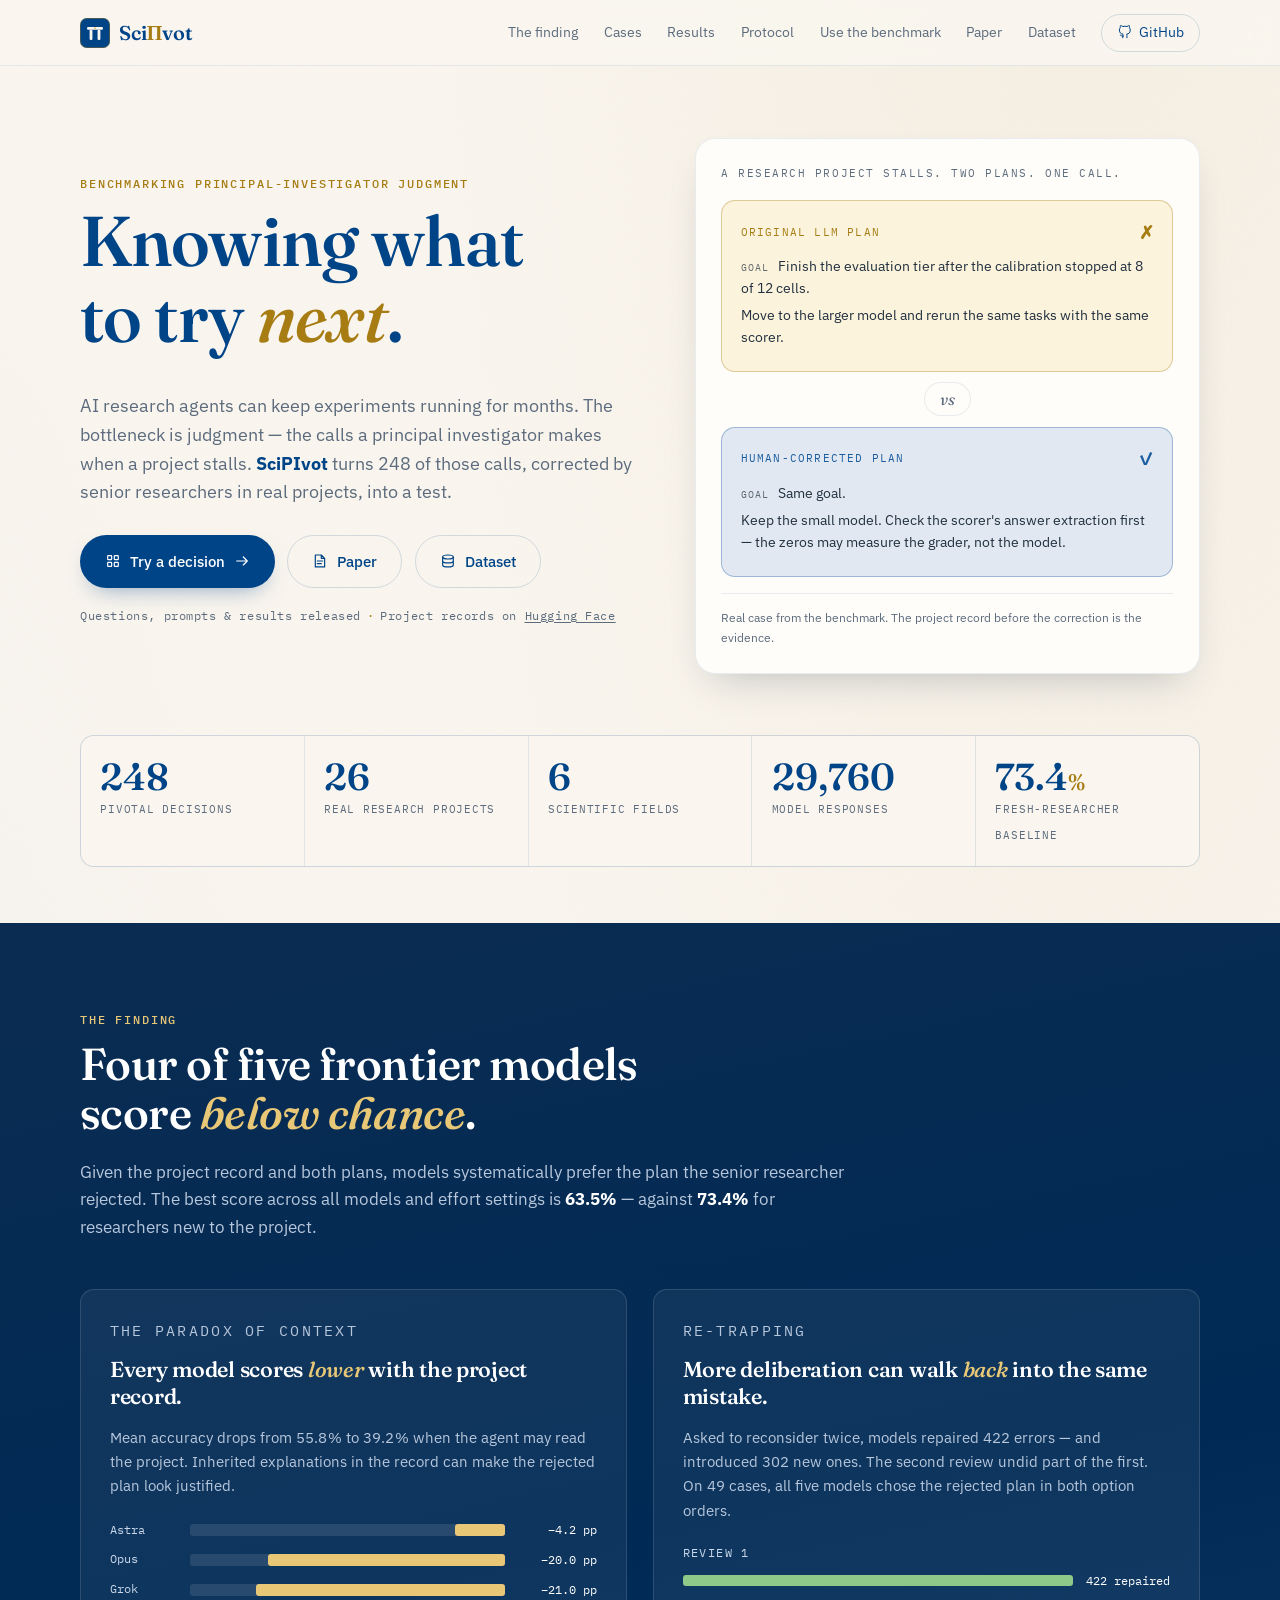
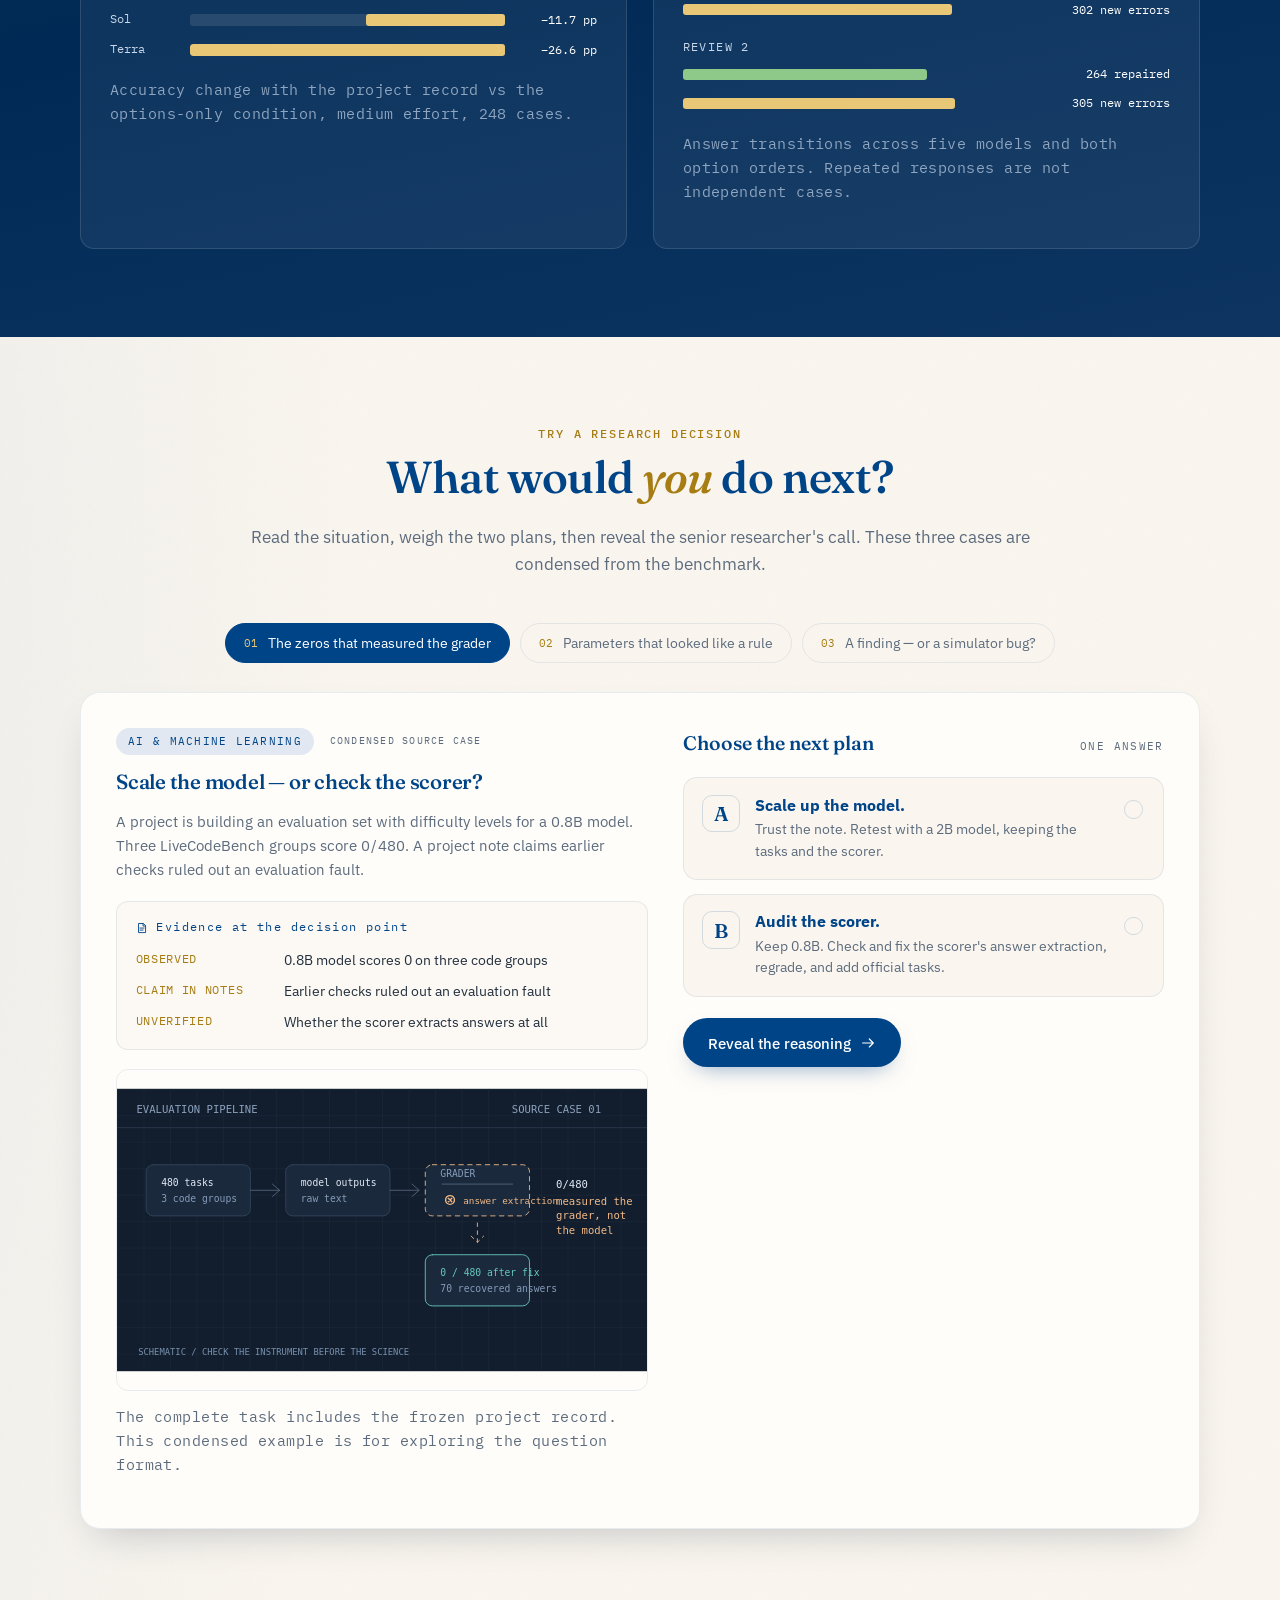
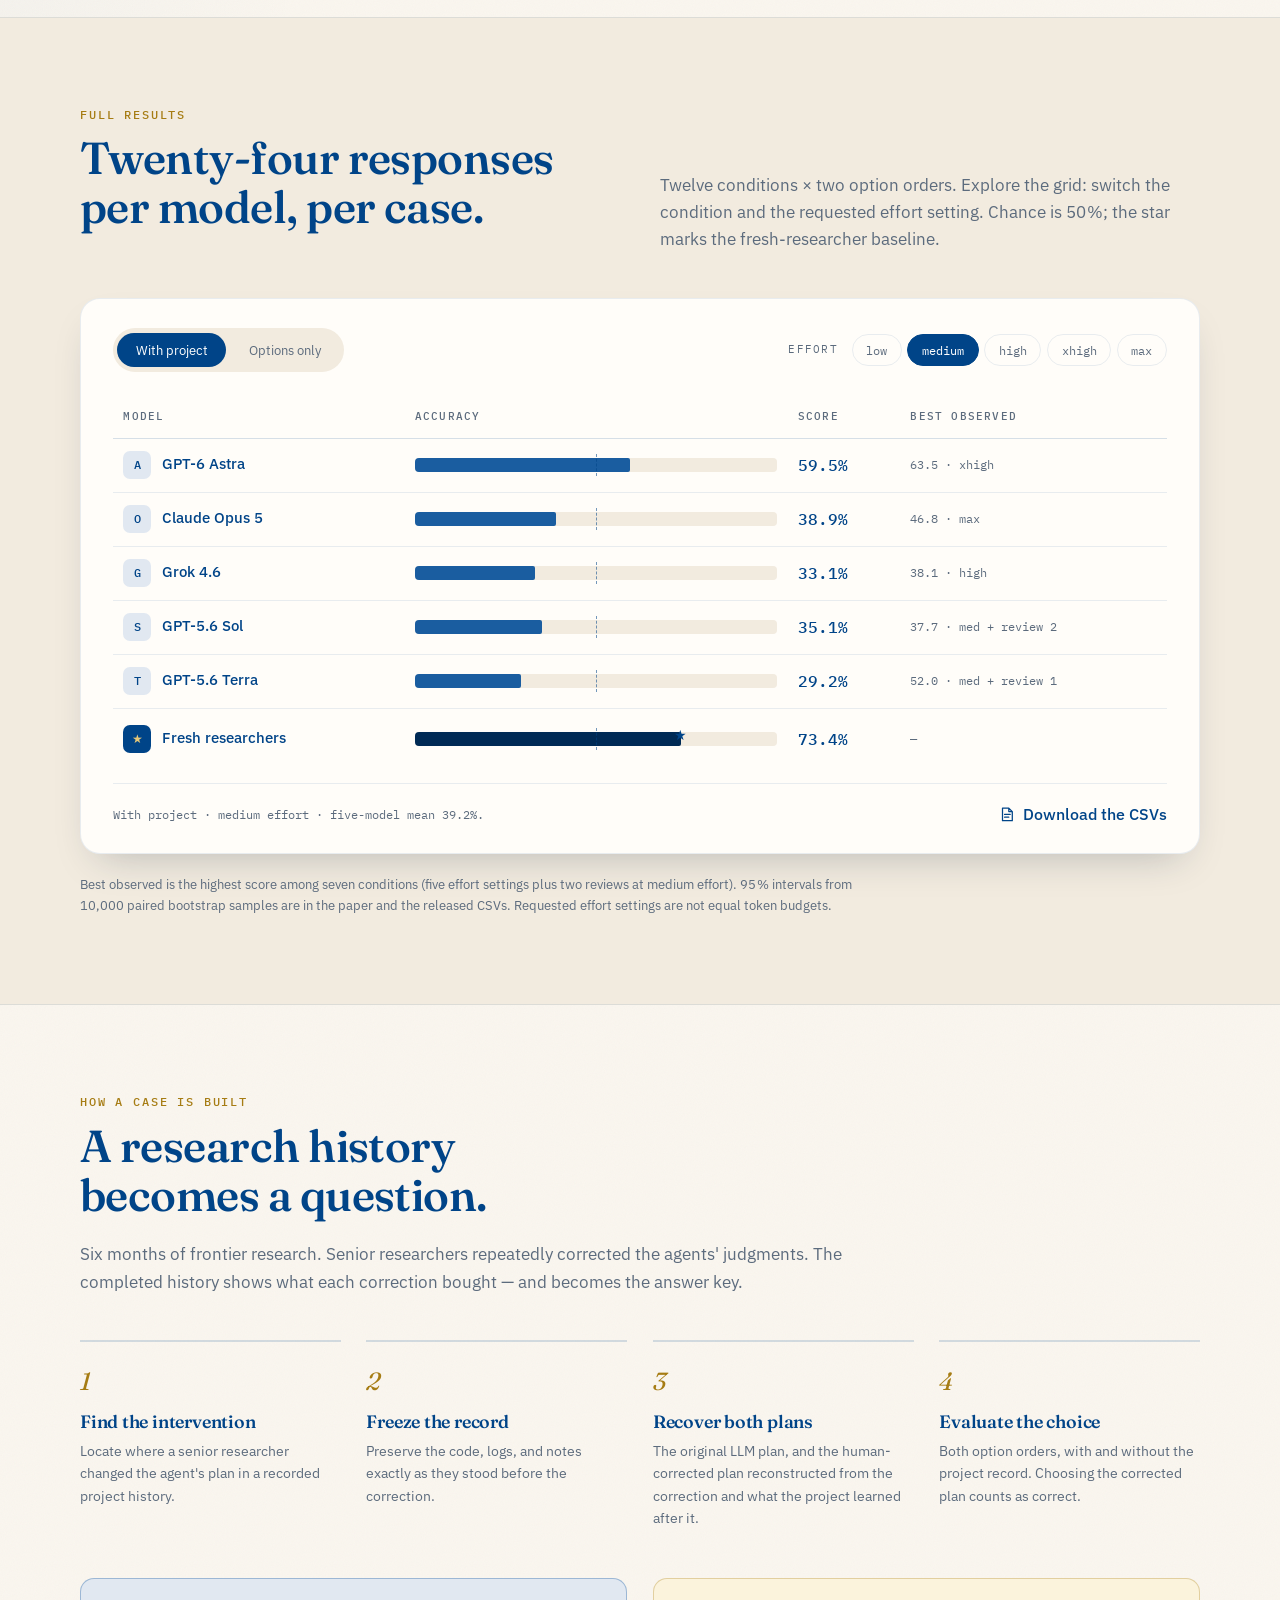
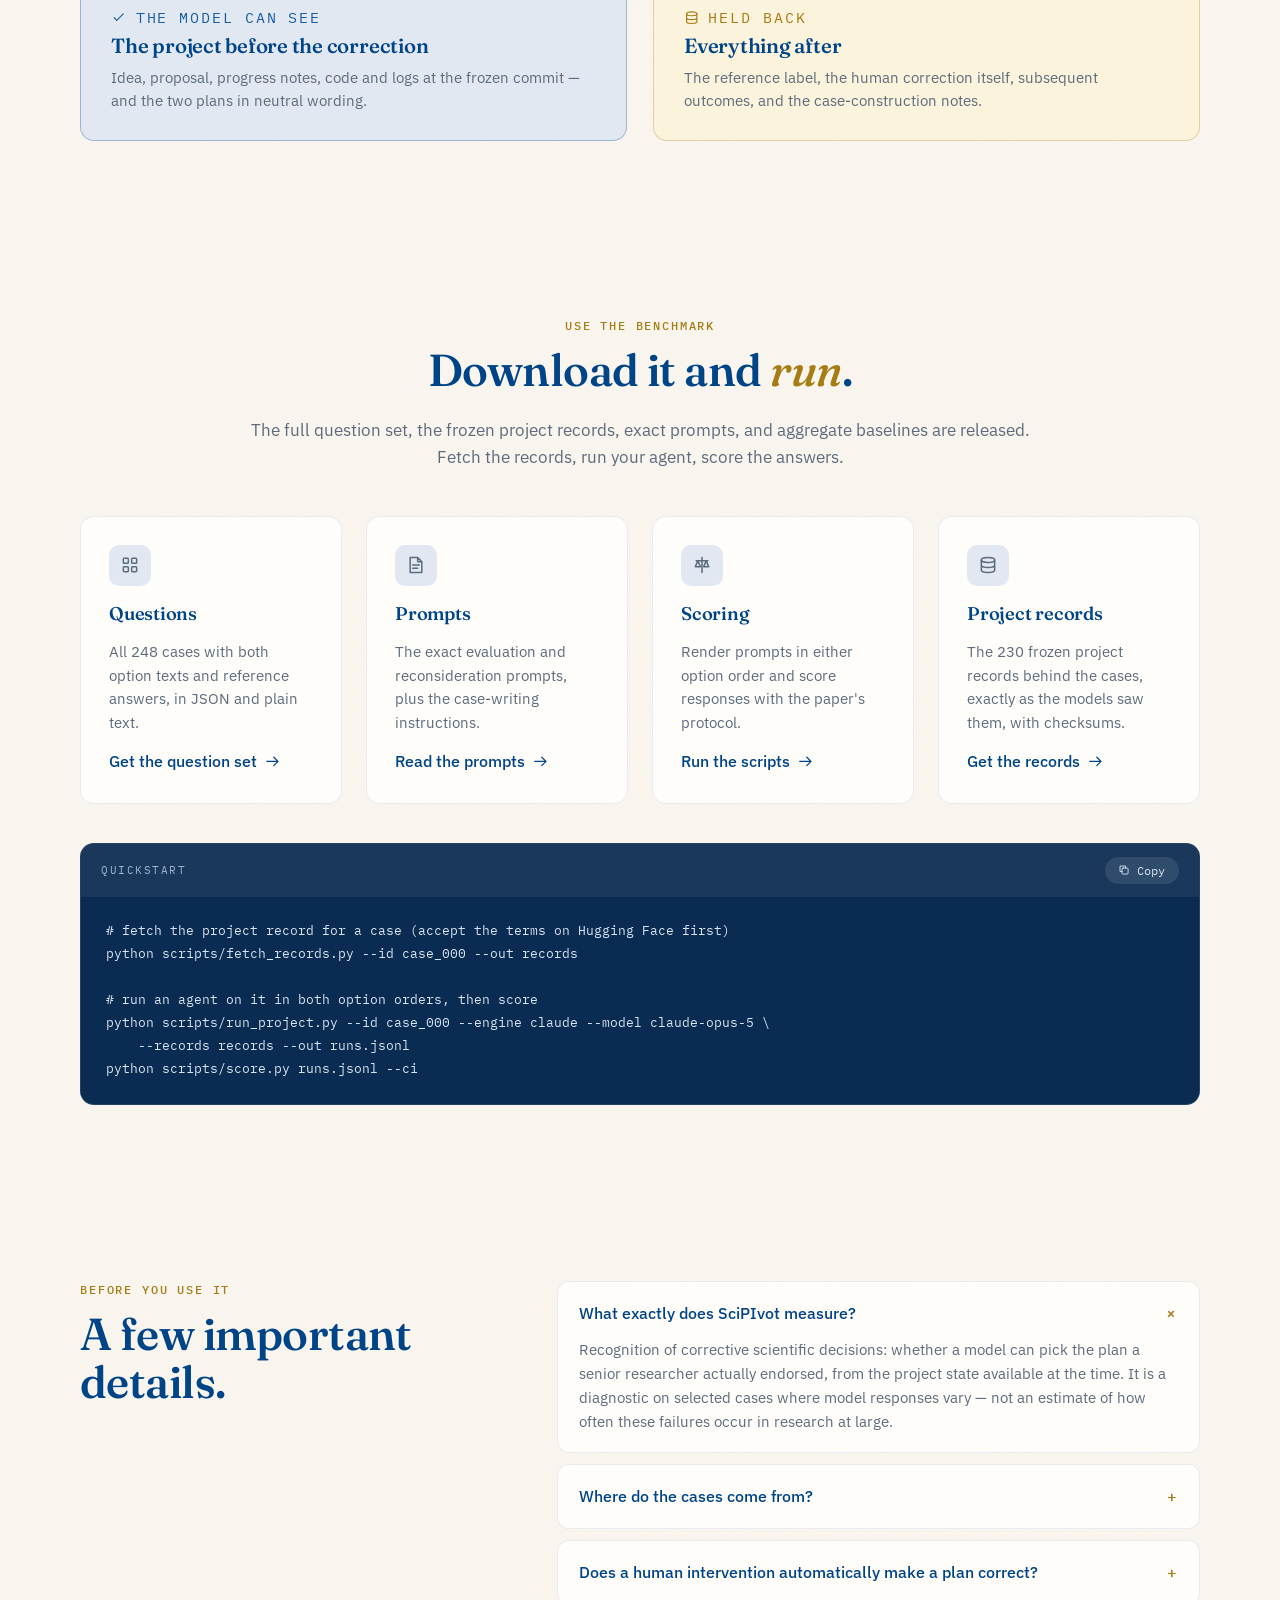
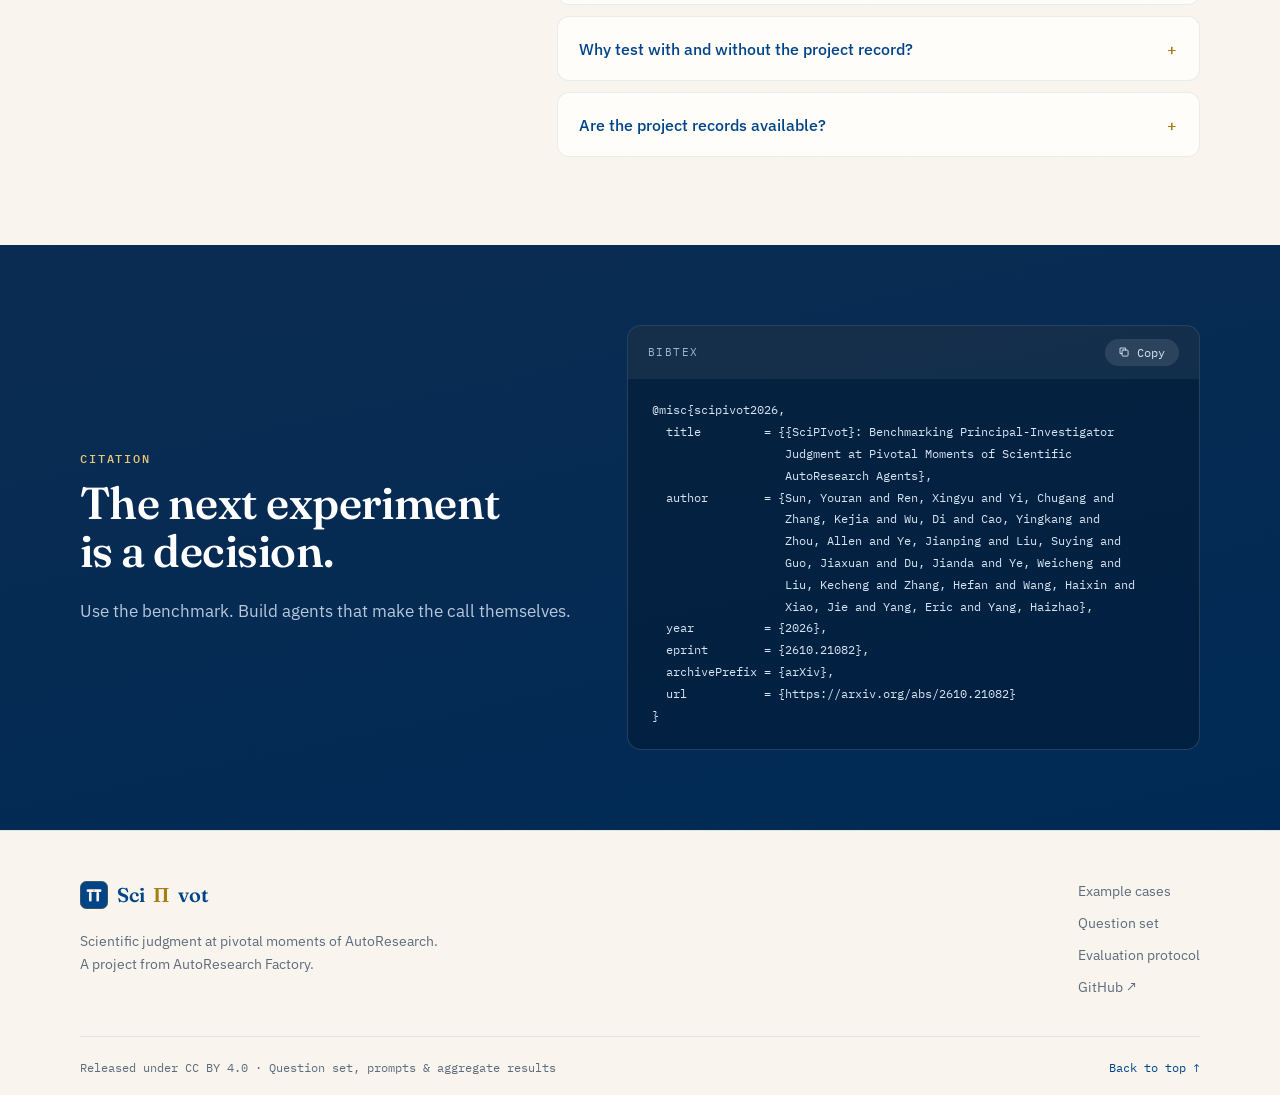
<file: docs/index.html>
<!doctype html>
<html lang="en">
<head>
  <meta charset="utf-8">
  <meta name="viewport" content="width=device-width, initial-scale=1">
  <meta name="theme-color" content="#faf6ef">
  <meta name="description" content="SciPIvot benchmarks the judgment of AI research agents at pivotal moments: 248 decisions from real projects where a senior researcher had to correct the agent's plan.">
  <meta property="og:title" content="SciPIvot — Benchmarking PI Judgment of AI Research Agents">
  <meta property="og:description" content="248 decisions from real research. Two competing plans. Can AI make the call a principal investigator would?">
  <meta property="og:type" content="website">
  <meta property="og:image" content="assets/social-card.png">
  <meta property="og:url" content="https://autoresearch-factory.github.io/SciPIvot/">
  <meta name="twitter:card" content="summary_large_image">
  <link rel="canonical" href="https://autoresearch-factory.github.io/SciPIvot/">
  <title>SciPIvot — Benchmarking PI Judgment of AI Research Agents</title>
  <link rel="icon" href="assets/mark.svg" type="image/svg+xml">
  <link rel="preconnect" href="https://fonts.googleapis.com">
  <link rel="preconnect" href="https://fonts.gstatic.com" crossorigin>
  <link href="https://fonts.googleapis.com/css2?family=Fraunces:ital,opsz,wght@0,9..144,300..700;1,9..144,300..700&family=IBM+Plex+Mono:wght@400;500&family=IBM+Plex+Sans:wght@400;500;600&display=swap" rel="stylesheet">
  <link rel="stylesheet" href="style.css">
  <script src="app.js" defer></script>
</head>
<body>
  <svg class="icon-defs" xmlns="http://www.w3.org/2000/svg" aria-hidden="true"><defs>
    <symbol id="icon-arrow" viewBox="0 0 24 24"><path d="M4 12h16m-6-6 6 6-6 6"/></symbol>
    <symbol id="icon-external" viewBox="0 0 24 24"><path d="M7 17 17 7M7 7h10v10"/></symbol>
    <symbol id="icon-github" viewBox="0 0 24 24"><path d="M9 19c-4 1-4-2-6-2m12 5v-4c0-1 .1-2-.5-2.7 3.3-.4 6.5-1.6 6.5-7.3a6 6 0 0 0-1.5-4.2c.2-.8.3-2.3-.2-3.8 0 0-1.2-.4-4.1 1.6a14 14 0 0 0-7.4 0C4.4-.4 3.2 0 3.2 0c-.5 1.5-.4 3-.2 3.8A6 6 0 0 0 1.5 8c0 5.7 3.2 6.9 6.5 7.3-.6.7-.6 1.7-.5 2.7v4" transform="translate(1 1) scale(.9)"/></symbol>
    <symbol id="icon-grid" viewBox="0 0 24 24"><rect x="4" y="4" width="6" height="6" rx="1"/><rect x="14" y="4" width="6" height="6" rx="1"/><rect x="4" y="14" width="6" height="6" rx="1"/><rect x="14" y="14" width="6" height="6" rx="1"/></symbol>
    <symbol id="icon-chart" viewBox="0 0 24 24"><path d="M4 4v16h17M8 15v-5m5 5V6m5 9v-3"/></symbol>
    <symbol id="icon-copy" viewBox="0 0 24 24"><rect x="8" y="8" width="12" height="12" rx="2"/><path d="M15 8V4H4v11h4"/></symbol>
    <symbol id="icon-check" viewBox="0 0 24 24"><path d="m5 12 4 4L19 6"/></symbol>
    <symbol id="icon-file" viewBox="0 0 24 24"><path d="M14 3H5v18h14V8Zm0 0v5h5M8 12h8m-8 4h6"/></symbol>
    <symbol id="icon-scale" viewBox="0 0 24 24"><path d="M12 3v18M5 7h14M7 7l-3 7h6Zm10 0-3 7h6Z"/></symbol>
    <symbol id="icon-db" viewBox="0 0 24 24"><ellipse cx="12" cy="6" rx="8" ry="3"/><path d="M4 6v12c0 1.7 3.6 3 8 3s8-1.3 8-3V6M4 12c0 1.7 3.6 3 8 3s8-1.3 8-3"/></symbol>
  </defs></svg>
  <a class="skip-link" href="#main">Skip to content</a>

  <header class="site-header">
    <div class="container header-inner">
      <a class="brand" href="#main"><img src="assets/mark.svg" width="30" height="30" alt=""><span>Sci<b>&#928;</b>vot</span></a>
      <button class="menu-toggle" aria-expanded="false" aria-controls="main-nav" aria-label="Open navigation"><span></span><span></span></button>
      <nav id="main-nav" aria-label="Main navigation">
        <a href="#finding">The finding</a>
        <a href="#cases">Cases</a>
        <a href="#results">Results</a>
        <a href="#protocol">Protocol</a>
        <a href="#use">Use the benchmark</a>
        <a href="https://arxiv.org/abs/2610.21082">Paper</a>
        <a href="https://huggingface.co/datasets/sun1245/SciPIvot">Dataset</a>
        <a class="nav-github" href="https://github.com/AutoResearch-Factory/SciPIvot"><svg class="icon"><use href="#icon-github"/></svg>GitHub</a>
      </nav>
    </div>
  </header>

  <main id="main">
    <!-- ============ HERO ============ -->
    <section class="hero">
      <div class="container hero-grid">
        <div class="hero-copy">
          <p class="eyebrow reveal">BENCHMARKING PRINCIPAL-INVESTIGATOR JUDGMENT</p>
          <h1 class="reveal d1">Knowing what<br>to try <em>next</em>.</h1>
          <p class="hero-lede reveal d2">AI research agents can keep experiments running for months. The bottleneck is judgment — the calls a principal investigator makes when a project stalls. <strong>SciPIvot</strong> turns 248 of those calls, corrected by senior researchers in real projects, into a test.</p>
          <div class="hero-actions reveal d3">
            <a class="button button-primary" href="#cases"><svg class="icon"><use href="#icon-grid"/></svg>Try a decision<svg class="icon"><use href="#icon-arrow"/></svg></a>
            <a class="button button-outline" href="https://arxiv.org/abs/2610.21082"><svg class="icon"><use href="#icon-file"/></svg>Paper</a>
            <a class="button button-outline" href="https://huggingface.co/datasets/sun1245/SciPIvot"><svg class="icon"><use href="#icon-db"/></svg>Dataset</a>
          </div>
          <p class="hero-status reveal d4">Questions, prompts &amp; results released<span>·</span>Project records on <a href="https://huggingface.co/datasets/sun1245/SciPIvot">Hugging Face</a></p>
        </div>
        <div class="hero-visual reveal d2" aria-label="A benchmark case: two competing plans">
          <div class="plan-duel">
            <p class="duel-caption">A RESEARCH PROJECT STALLS. TWO PLANS. ONE CALL.</p>
            <article class="plan-card plan-rejected">
              <header><span class="plan-tag">Original LLM plan</span><span class="verdict" aria-label="rejected">&#10007;</span></header>
              <p class="plan-goal"><span>Goal</span> Finish the evaluation tier after the calibration stopped at 8 of 12 cells.</p>
              <p>Move to the larger model and rerun the same tasks with the same scorer.</p>
            </article>
            <div class="duel-vs"><span>vs</span></div>
            <article class="plan-card plan-reference">
              <header><span class="plan-tag">Human-corrected plan</span><span class="verdict" aria-label="correct">&#10003;</span></header>
              <p class="plan-goal"><span>Goal</span> Same goal.</p>
              <p>Keep the small model. Check the scorer's answer extraction first — the zeros may measure the grader, not the model.</p>
            </article>
            <p class="duel-note">Real case from the benchmark. The project record before the correction is the evidence.</p>
          </div>
        </div>
      </div>
      <div class="container hero-stats reveal d4" role="list" aria-label="Benchmark at a glance">
        <div class="stat" role="listitem"><strong>248</strong><span>pivotal decisions</span></div>
        <div class="stat" role="listitem"><strong>26</strong><span>real research projects</span></div>
        <div class="stat" role="listitem"><strong>6</strong><span>scientific fields</span></div>
        <div class="stat" role="listitem"><strong>29,760</strong><span>model responses</span></div>
        <div class="stat" role="listitem"><strong>73.4<small>%</small></strong><span>fresh-researcher baseline</span></div>
      </div>
    </section>

    <!-- ============ THE FINDING ============ -->
    <section class="finding-section" id="finding">
      <div class="container">
        <div class="section-heading reveal">
          <p class="eyebrow light">THE FINDING</p>
          <h2>Four of five frontier models<br>score <em>below chance</em>.</h2>
          <p class="section-lede">Given the project record and both plans, models systematically prefer the plan the senior researcher rejected. The best score across all models and effort settings is <strong>63.5%</strong> — against <strong>73.4%</strong> for researchers new to the project.</p>
        </div>
        <div class="finding-grid">
          <article class="finding-card reveal">
            <p class="finding-kicker">THE PARADOX OF CONTEXT</p>
            <h3>Every model scores <em>lower</em> with the project record.</h3>
            <p>Mean accuracy drops from 55.8&#8202;% to 39.2&#8202;% when the agent may read the project. Inherited explanations in the record can make the rejected plan look justified.</p>
            <div class="delta-chart" role="img" aria-label="Accuracy change when the project record is added, per model: Astra minus 4.2, Opus minus 20.0, Grok minus 21.0, Sol minus 11.7, Terra minus 26.6 percentage points">
              <div class="delta-row"><span class="delta-name">Astra</span><span class="delta-track"><span class="delta-bar" style="--w:15.8%"></span></span><span class="delta-val">&#8722;4.2 pp</span></div>
              <div class="delta-row"><span class="delta-name">Opus</span><span class="delta-track"><span class="delta-bar" style="--w:75.2%"></span></span><span class="delta-val">&#8722;20.0 pp</span></div>
              <div class="delta-row"><span class="delta-name">Grok</span><span class="delta-track"><span class="delta-bar" style="--w:79.0%"></span></span><span class="delta-val">&#8722;21.0 pp</span></div>
              <div class="delta-row"><span class="delta-name">Sol</span><span class="delta-track"><span class="delta-bar" style="--w:44.0%"></span></span><span class="delta-val">&#8722;11.7 pp</span></div>
              <div class="delta-row"><span class="delta-name">Terra</span><span class="delta-track"><span class="delta-bar" style="--w:100%"></span></span><span class="delta-val">&#8722;26.6 pp</span></div>
            </div>
            <p class="chart-note">Accuracy change with the project record vs the options-only condition, medium effort, 248 cases.</p>
          </article>
          <article class="finding-card reveal d1">
            <p class="finding-kicker">RE-TRAPPING</p>
            <h3>More deliberation can walk <em>back</em> into the same mistake.</h3>
            <p>Asked to reconsider twice, models repaired 422 errors — and introduced 302 new ones. The second review undid part of the first. On 49 cases, all five models chose the rejected plan in both option orders.</p>
            <div class="repair-viz" role="img" aria-label="First review: 422 repairs, 302 new errors. Second review: 264 repairs, 305 new errors.">
              <div class="repair-stage">
                <p class="repair-label">Review 1</p>
                <div class="repair-bars">
                  <div class="repair-bar repair-good"><span class="repair-fill" style="--w:100%"></span><span class="repair-num">422 repaired</span></div>
                  <div class="repair-bar repair-bad"><span class="repair-fill" style="--w:71.6%"></span><span class="repair-num">302 new errors</span></div>
                </div>
              </div>
              <div class="repair-stage">
                <p class="repair-label">Review 2</p>
                <div class="repair-bars">
                  <div class="repair-bar repair-good"><span class="repair-fill" style="--w:62.6%"></span><span class="repair-num">264 repaired</span></div>
                  <div class="repair-bar repair-bad"><span class="repair-fill" style="--w:72.3%"></span><span class="repair-num">305 new errors</span></div>
                </div>
              </div>
            </div>
            <p class="chart-note">Answer transitions across five models and both option orders. Repeated responses are not independent cases.</p>
          </article>
        </div>
      </div>
    </section>

    <!-- ============ CASES ============ -->
    <section class="section container" id="cases">
      <div class="section-heading centered reveal">
        <p class="eyebrow">TRY A RESEARCH DECISION</p>
        <h2>What would <em>you</em> do next?</h2>
        <p class="section-lede">Read the situation, weigh the two plans, then reveal the senior researcher's call. These three cases are condensed from the benchmark.</p>
      </div>
      <div class="case-tabs reveal" role="tablist" aria-label="Example research cases">
        <button role="tab" id="tab-scorer" aria-selected="true" aria-controls="case-panel" data-case="scorer"><span>01</span>The zeros that measured the grader</button>
        <button role="tab" id="tab-cloth" tabindex="-1" aria-selected="false" aria-controls="case-panel" data-case="cloth"><span>02</span>Parameters that looked like a rule</button>
        <button role="tab" id="tab-simulator" tabindex="-1" aria-selected="false" aria-controls="case-panel" data-case="simulator"><span>03</span>A finding — or a simulator bug?</button>
      </div>
      <div class="example-panel reveal d1" id="case-panel" role="tabpanel" aria-labelledby="tab-scorer">
        <div class="case-context">
          <div class="case-context-top">
            <span class="domain-tag" id="case-domain">AI &amp; MACHINE LEARNING</span>
            <span class="example-label">CONDENSED SOURCE CASE</span>
          </div>
          <h3 id="case-title">Scale the model — or check the scorer?</h3>
          <p id="case-context">A project is building an evaluation set with difficulty levels for a 0.8B model. Three LiveCodeBench groups score 0&#8202;/&#8202;480. A project note claims earlier checks ruled out an evaluation fault.</p>
          <div class="evidence-window">
            <div class="evidence-title"><svg class="icon"><use href="#icon-file"/></svg>Evidence at the decision point</div>
            <dl id="case-evidence">
              <div><dt>Observed</dt><dd>0.8B model scores 0 on three code groups</dd></div>
              <div><dt>Claim in notes</dt><dd>Earlier checks ruled out an evaluation fault</dd></div>
              <div><dt>Unverified</dt><dd>Whether the scorer extracts answers at all</dd></div>
            </dl>
          </div>
          <div class="case-schematic"><img id="case-image" src="assets/case-scorer.svg" alt="Schematic of an evaluation pipeline where the grader skips answer extraction" width="600" height="320"></div>
          <p class="snapshot-note">The complete task includes the frozen project record. This condensed example is for exploring the question format.</p>
        </div>
        <div class="case-decision">
          <div class="decision-heading"><h4>Choose the next plan</h4><span>ONE ANSWER</span></div>
          <div class="answer-options" role="group" aria-label="Candidate research plans">
            <button class="answer" data-answer="a" aria-pressed="false">
              <span class="answer-letter">A</span>
              <span class="answer-body"><strong id="answer-a-title">Scale up the model.</strong><span id="answer-a-body">Trust the note. Retest with a 2B model, keeping the tasks and the scorer.</span></span>
              <span class="answer-radio" aria-hidden="true"></span>
            </button>
            <button class="answer" data-answer="b" aria-pressed="false">
              <span class="answer-letter">B</span>
              <span class="answer-body"><strong id="answer-b-title">Audit the scorer.</strong><span id="answer-b-body">Keep 0.8B. Check and fix the scorer's answer extraction, regrade, and add official tasks.</span></span>
              <span class="answer-radio" aria-hidden="true"></span>
            </button>
          </div>
          <div class="answer-result" id="answer-result" role="status" hidden></div>
          <div class="case-controls">
            <button class="button button-primary" id="reveal-answer" disabled>Reveal the reasoning<svg class="icon"><use href="#icon-arrow"/></svg></button>
            <button class="text-button" id="reset-case" hidden>Try another case &#8635;</button>
          </div>
          <p class="example-feedback" id="copy-feedback" role="status"></p>
        </div>
      </div>
    </section>

    <!-- ============ RESULTS ============ -->
    <section class="results-section" id="results">
      <div class="container">
        <div class="section-heading results-heading reveal">
          <div>
            <p class="eyebrow">FULL RESULTS</p>
            <h2>Twenty-four responses<br>per model, per case.</h2>
          </div>
          <p class="section-lede">Twelve conditions &#215; two option orders. Explore the grid: switch the condition and the requested effort setting. Chance is 50&#8202;%; the star marks the fresh-researcher baseline.</p>
        </div>
        <div class="result-panel reveal d1">
          <div class="result-toolbar">
            <div class="segmented" role="group" aria-label="Evaluation condition">
              <button type="button" data-arm="project" aria-pressed="true">With project</button>
              <button type="button" data-arm="options" aria-pressed="false">Options only</button>
            </div>
            <div class="effort-picker" role="group" aria-label="Requested effort setting">
              <span class="effort-label">Effort</span>
              <button type="button" data-effort="low">low</button>
              <button type="button" data-effort="medium" aria-pressed="true">medium</button>
              <button type="button" data-effort="high">high</button>
              <button type="button" data-effort="xhigh">xhigh</button>
              <button type="button" data-effort="max">max</button>
            </div>
          </div>
          <div class="result-table-scroll">
            <table class="results-table">
              <caption class="sr-only">Model accuracy by condition and effort setting.</caption>
              <thead><tr>
                <th scope="col">Model</th>
                <th scope="col">Accuracy</th>
                <th scope="col">Score</th>
                <th scope="col">Best observed</th>
              </tr></thead>
              <tbody id="result-rows"></tbody>
              <tfoot>
                <tr class="human-row"><th scope="row"><span class="model-symbol human">&#9733;</span>Fresh researchers</th>
                  <td><div class="meter"><span class="meter-fill human-fill" style="--w:73.4%"></span><span class="chance" style="left:50%"></span><span class="human-mark" style="left:73.4%">&#9733;</span></div></td>
                  <td class="score-cell">73.4%</td><td class="best-cell">—</td></tr>
              </tfoot>
            </table>
          </div>
          <div class="result-bottom">
            <p id="result-summary" role="status">With project · medium effort · five-model mean 39.2%.</p>
            <a class="text-link" href="https://github.com/AutoResearch-Factory/SciPIvot/tree/main/results"><svg class="icon"><use href="#icon-file"/></svg>Download the CSVs</a>
          </div>
        </div>
        <div class="result-notes reveal">
          <p>Best observed is the highest score among seven conditions (five effort settings plus two reviews at medium effort). 95&#8202;% intervals from 10,000 paired bootstrap samples are in the paper and the released CSVs. Requested effort settings are not equal token budgets.</p>
        </div>
      </div>
    </section>

    <!-- ============ PROTOCOL ============ -->
    <section class="protocol-section" id="protocol">
      <div class="container">
        <div class="section-heading reveal">
          <p class="eyebrow">HOW A CASE IS BUILT</p>
          <h2>A research history<br>becomes a question.</h2>
          <p class="section-lede">Six months of frontier research. Senior researchers repeatedly corrected the agents' judgments. The completed history shows what each correction bought — and becomes the answer key.</p>
        </div>
        <ol class="pipeline reveal">
          <li><span class="step-number">1</span><h3>Find the intervention</h3><p>Locate where a senior researcher changed the agent's plan in a recorded project history.</p></li>
          <li><span class="step-number">2</span><h3>Freeze the record</h3><p>Preserve the code, logs, and notes exactly as they stood before the correction.</p></li>
          <li><span class="step-number">3</span><h3>Recover both plans</h3><p>The original LLM plan, and the human-corrected plan reconstructed from the correction and what the project learned after it.</p></li>
          <li><span class="step-number">4</span><h3>Evaluate the choice</h3><p>Both option orders, with and without the project record. Choosing the corrected plan counts as correct.</p></li>
        </ol>
        <div class="boundary-panel reveal d1">
          <div class="boundary can-see">
            <p class="boundary-label"><svg class="icon"><use href="#icon-check"/></svg>THE MODEL CAN SEE</p>
            <h3>The project before the correction</h3>
            <p>Idea, proposal, progress notes, code and logs at the frozen commit — and the two plans in neutral wording.</p>
          </div>
          <div class="boundary held-back">
            <p class="boundary-label"><svg class="icon"><use href="#icon-db"/></svg>HELD BACK</p>
            <h3>Everything after</h3>
            <p>The reference label, the human correction itself, subsequent outcomes, and the case-construction notes.</p>
          </div>
        </div>
      </div>
    </section>

    <!-- ============ USE IT ============ -->
    <section class="section container" id="use">
      <div class="section-heading centered reveal">
        <p class="eyebrow">USE THE BENCHMARK</p>
        <h2>Download it and <em>run</em>.</h2>
        <p class="section-lede">The full question set, the frozen project records, exact prompts, and aggregate baselines are released. Fetch the records, run your agent, score the answers.</p>
      </div>
      <div class="use-grid reveal">
        <article class="use-card">
          <p class="use-icon"><svg class="icon"><use href="#icon-grid"/></svg></p>
          <h3>Questions</h3>
          <p>All 248 cases with both option texts and reference answers, in JSON and plain text.</p>
          <a class="text-link" href="https://github.com/AutoResearch-Factory/SciPIvot/tree/main/data">Get the question set<svg class="icon"><use href="#icon-arrow"/></svg></a>
        </article>
        <article class="use-card">
          <p class="use-icon"><svg class="icon"><use href="#icon-file"/></svg></p>
          <h3>Prompts</h3>
          <p>The exact evaluation and reconsideration prompts, plus the case-writing instructions.</p>
          <a class="text-link" href="https://github.com/AutoResearch-Factory/SciPIvot/tree/main/prompts">Read the prompts<svg class="icon"><use href="#icon-arrow"/></svg></a>
        </article>
        <article class="use-card">
          <p class="use-icon"><svg class="icon"><use href="#icon-scale"/></svg></p>
          <h3>Scoring</h3>
          <p>Render prompts in either option order and score responses with the paper's protocol.</p>
          <a class="text-link" href="https://github.com/AutoResearch-Factory/SciPIvot/tree/main/scripts">Run the scripts<svg class="icon"><use href="#icon-arrow"/></svg></a>
        </article>
        <article class="use-card">
          <p class="use-icon"><svg class="icon"><use href="#icon-db"/></svg></p>
          <h3>Project records</h3>
          <p>The 230 frozen project records behind the cases, exactly as the models saw them, with checksums.</p>
          <a class="text-link" href="https://huggingface.co/datasets/sun1245/SciPIvot">Get the records<svg class="icon"><use href="#icon-arrow"/></svg></a>
        </article>
      </div>
      <div class="snippet-wrap reveal d1">
        <div class="snippet-head"><span>QUICKSTART</span><button class="copy-btn" type="button" data-copy="snippet"><svg class="icon"><use href="#icon-copy"/></svg><span>Copy</span></button></div>
        <pre id="snippet"><code># fetch the project record for a case (accept the terms on Hugging Face first)
python scripts/fetch_records.py --id case_000 --out records

# run an agent on it in both option orders, then score
python scripts/run_project.py --id case_000 --engine claude --model claude-opus-5 \
    --records records --out runs.jsonl
python scripts/score.py runs.jsonl --ci</code></pre>
      </div>
    </section>

    <!-- ============ FAQ ============ -->
    <section class="section container faq-section" id="faq">
      <div class="section-heading reveal">
        <p class="eyebrow">BEFORE YOU USE IT</p>
        <h2>A few important details.</h2>
      </div>
      <div class="faq-list reveal">
        <details open><summary>What exactly does SciPIvot measure?<span aria-hidden="true">+</span></summary><p>Recognition of corrective scientific decisions: whether a model can pick the plan a senior researcher actually endorsed, from the project state available at the time. It is a diagnostic on selected cases where model responses vary — not an estimate of how often these failures occur in research at large.</p></details>
        <details><summary>Where do the cases come from?<span aria-hidden="true">+</span></summary><p>Six months of research in which senior researchers ran LLM agents on 26 PhD-level projects across six scientific fields, from PDE solving to robotics to biological imaging, and repeatedly intervened. The benchmark draws its cases from those recorded interventions.</p></details>
        <details><summary>Does a human intervention automatically make a plan correct?<span aria-hidden="true">+</span></summary><p>The intervention identifies a candidate decision. The reference plan is grounded in the correction and in the experimental record that explains it. It is not a claim that every alternative direction is invalid — it is the best-supported next step for that project's question.</p></details>
        <details><summary>Why test with and without the project record?<span aria-hidden="true">+</span></summary><p>A model can pick the reference option from wording alone. The options-only condition exposes that. The surprising part: on these cases every model does worse with the record — the inherited explanations in it can make the rejected plan look justified.</p></details>
        <details><summary>Are the project records available?<span aria-hidden="true">+</span></summary><p>Yes. The 230 frozen project records are a <a href="https://huggingface.co/datasets/sun1245/SciPIvot">Hugging Face dataset</a>, one archive per commit the cases use, exactly as the models saw them. Enter your name and affiliation on the dataset page and access is immediate; <code>scripts/fetch_records.py</code> downloads and checks them.</p></details>
      </div>
    </section>

    <!-- ============ CITE ============ -->
    <section class="cite-section" id="cite">
      <div class="container cite-inner reveal">
        <div>
          <p class="eyebrow light">CITATION</p>
          <h2>The next experiment<br>is a decision.</h2>
          <p class="section-lede">Use the benchmark. Build agents that make the call themselves.</p>
        </div>
        <div class="cite-box">
          <div class="snippet-head"><span>BIBTEX</span><button class="copy-btn" type="button" data-copy="bibtex"><svg class="icon"><use href="#icon-copy"/></svg><span>Copy</span></button></div>
          <pre id="bibtex"><code>@misc{scipivot2026,
  title         = {{SciPIvot}: Benchmarking Principal-Investigator
                   Judgment at Pivotal Moments of Scientific
                   AutoResearch Agents},
  author        = {Sun, Youran and Ren, Xingyu and Yi, Chugang and
                   Zhang, Kejia and Wu, Di and Cao, Yingkang and
                   Zhou, Allen and Ye, Jianping and Liu, Suying and
                   Guo, Jiaxuan and Du, Jianda and Ye, Weicheng and
                   Liu, Kecheng and Zhang, Hefan and Wang, Haixin and
                   Xiao, Jie and Yang, Eric and Yang, Haizhao},
  year          = {2026},
  eprint        = {2610.21082},
  archivePrefix = {arXiv},
  url           = {https://arxiv.org/abs/2610.21082}
}</code></pre>
        </div>
      </div>
    </section>
  </main>

  <footer class="site-footer">
    <div class="container footer-main">
      <div>
        <a class="brand" href="#main"><img src="assets/mark.svg" width="28" height="28" alt="">Sci<b>&#928;</b>vot</a>
        <p>Scientific judgment at pivotal moments of AutoResearch.<br>A project from AutoResearch Factory.</p>
      </div>
      <nav aria-label="Footer navigation">
        <a href="#cases">Example cases</a>
        <a href="https://github.com/AutoResearch-Factory/SciPIvot/tree/main/data">Question set</a>
        <a href="#protocol">Evaluation protocol</a>
        <a href="https://github.com/AutoResearch-Factory/SciPIvot">GitHub &#8599;</a>
      </nav>
    </div>
    <div class="container footer-bottom">
      <span>Released under CC BY 4.0 &#183; Question set, prompts &amp; aggregate results</span>
      <a href="#main">Back to top &#8593;</a>
    </div>
  </footer>
</body>
</html>
</file>
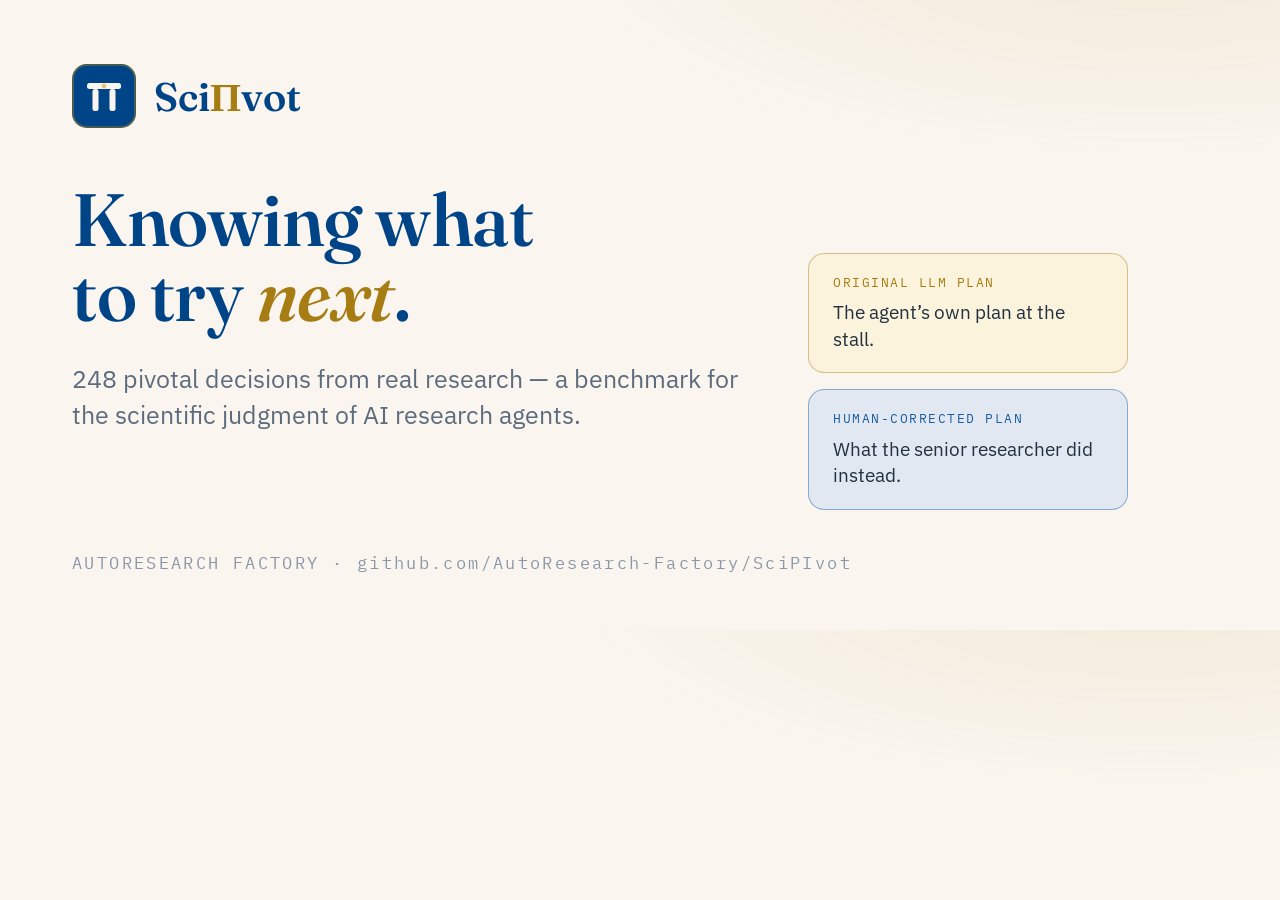
<file: docs/assets/social-card.html>
<!doctype html>
<html lang="en">
<head>
<meta charset="utf-8">
<link rel="preconnect" href="https://fonts.googleapis.com">
<link rel="preconnect" href="https://fonts.gstatic.com" crossorigin>
<link href="https://fonts.googleapis.com/css2?family=Fraunces:ital,opsz,wght@0,9..144,300..700;1,9..144,300..700&family=IBM+Plex+Mono:wght@400;500&family=IBM+Plex+Sans:wght@400;500;600&display=swap" rel="stylesheet">
<style>
  * { box-sizing: border-box; margin: 0; }
  body {
    width: 1200px; height: 630px; overflow: hidden;
    font-family: "IBM Plex Sans", sans-serif; color: #22303f;
    background:
      radial-gradient(ellipse 80% 60% at 90% -10%, rgba(166,124,19,.1), transparent 60%),
      #faf6ef;
    padding: 64px 72px; position: relative;
  }
  .mark { display: flex; align-items: center; gap: 18px; margin-bottom: 54px; }
  .mark img { width: 64px; height: 64px; }
  .mark span { font-family: "Fraunces", serif; font-size: 40px; font-weight: 600; color: #004488; }
  .mark b { color: #a67c13; }
  h1 { font-family: "Fraunces", serif; font-size: 74px; line-height: 1.02; color: #004488; font-weight: 560; letter-spacing: -.5px; max-width: 760px; }
  h1 em { font-style: italic; color: #a67c13; }
  .sub { margin-top: 28px; font-size: 25px; color: #5c6b7d; max-width: 700px; line-height: 1.45; }
  .chips { position: absolute; right: 72px; bottom: 120px; display: grid; gap: 16px; width: 320px; }
  .chip { border-radius: 16px; padding: 20px 24px; font-size: 19px; line-height: 1.4; }
  .chip small { display: block; font-family: "IBM Plex Mono", monospace; font-size: 12.5px; letter-spacing: .12em; text-transform: uppercase; margin-bottom: 8px; }
  .chip.a { background: #fbf3dc; border: 1.5px solid rgba(166,124,19,.45); }
  .chip.a small { color: #a67c13; }
  .chip.b { background: #e1e8f1; border: 1.5px solid rgba(26,93,160,.45); }
  .chip.b small { color: #1a5da0; }
  .foot { position: absolute; left: 72px; bottom: 56px; font-family: "IBM Plex Mono", monospace; font-size: 17px; letter-spacing: .14em; color: #8a97a8; }
</style>
</head>
<body>
  <div class="mark"><img src="mark.svg" alt=""><span>Sci<b>&#928;</b>vot</span></div>
  <h1>Knowing what<br>to try <em>next</em>.</h1>
  <p class="sub">248 pivotal decisions from real research &#8212; a benchmark for the scientific judgment of AI research agents.</p>
  <div class="chips">
    <div class="chip a"><small>Original LLM plan</small>The agent&#8217;s own plan at the stall.</div>
    <div class="chip b"><small>Human-corrected plan</small>What the senior researcher did instead.</div>
  </div>
  <p class="foot">AUTORESEARCH FACTORY &#183; github.com/AutoResearch-Factory/SciPIvot</p>
</body>
</html>
</file>
<file: docs/style.css>
/* ============================================================
   SciPIvot landing — "laboratory notebook x scientific journal"
   Palette validated for CVD safety: mark navy #1A5DA0, amber #A67C13
   on warm paper #FAF6EF (see docs/assets/ — validator: ALL PASS).
   ============================================================ */
:root {
  --paper: #faf6ef;
  --paper-deep: #f2ebdf;
  --card: #fffdf9;
  --ink: #004488;            /* headings / brand navy (paper figure navy) */
  --ink-deep: #002a55;
  --text: #22303f;
  --text-soft: #5c6b7d;
  --hairline: rgba(0, 68, 136, .16);
  --hairline-soft: rgba(0, 68, 136, .09);
  --navy-mark: #1a5da0;      /* validated chart navy */
  --amber: #a67c13;          /* validated chart amber */
  --amber-tint: #fbf3dc;     /* paper: original LLM plan */
  --navy-tint: #e1e8f1;      /* paper: human-corrected plan */
  --shadow: 0 18px 40px -18px rgba(26, 42, 64, .28);
  --radius: 14px;
  --font-display: "Fraunces", "Iowan Old Style", Georgia, serif;
  --font-body: "IBM Plex Sans", "Helvetica Neue", sans-serif;
  --font-mono: "IBM Plex Mono", Menlo, monospace;
}

* { box-sizing: border-box; }
html { scroll-behavior: smooth; }
body {
  margin: 0;
  font-family: var(--font-body);
  color: var(--text);
  background-color: var(--paper);
  background-image:
    radial-gradient(ellipse 90% 60% at 85% -10%, rgba(166, 124, 19, .07), transparent 60%),
    radial-gradient(ellipse 70% 50% at -10% 30%, rgba(26, 93, 160, .05), transparent 55%),
    url("data:image/svg+xml,%3Csvg xmlns='http://www.w3.org/2000/svg' width='140' height='140'%3E%3Cfilter id='n'%3E%3CfeTurbulence type='fractalNoise' baseFrequency='.9' numOctaves='2'/%3E%3C/filter%3E%3Crect width='140' height='140' filter='url(%23n)' opacity='.035'/%3E%3C/svg%3E");
  line-height: 1.6;
  -webkit-font-smoothing: antialiased;
}
img { max-width: 100%; display: block; }
a { color: inherit; }
.icon-defs { position: absolute; width: 0; height: 0; }
.icon { width: 1.05em; height: 1.05em; fill: none; stroke: currentColor; stroke-width: 1.8; stroke-linecap: round; stroke-linejoin: round; vertical-align: -0.15em; }
.skip-link { position: absolute; left: -999px; top: 0; background: var(--ink); color: #fff; padding: .6em 1em; z-index: 99; }
.skip-link:focus { left: 8px; }
.container { width: min(1120px, 92vw); margin-inline: auto; }
.sr-only { position: absolute; width: 1px; height: 1px; overflow: hidden; clip: rect(0 0 0 0); }

/* ---------- type ---------- */
h1, h2, h3 { font-family: var(--font-display); color: var(--ink); line-height: 1.08; margin: 0 0 .5em; font-weight: 560; letter-spacing: -.012em; }
h1 { font-size: clamp(2.7rem, 6vw, 4.4rem); }
h2 { font-size: clamp(1.9rem, 3.6vw, 2.8rem); }
h3 { font-size: 1.28rem; line-height: 1.25; }
h1 em, h2 em, h3 em { font-style: italic; color: var(--amber); font-weight: 520; }
.eyebrow {
  font-family: var(--font-mono); font-size: .72rem; letter-spacing: .16em;
  color: var(--amber); margin: 0 0 .9em; font-weight: 500;
}
.eyebrow.light { color: #e8c877; }
.section-lede { font-size: 1.06rem; color: var(--text-soft); max-width: 46em; margin: 0; }
.section { padding: 5.5rem 0; }
.section-heading { margin-bottom: 2.8rem; }
.section-heading.centered { text-align: center; }
.section-heading.centered .section-lede { margin-inline: auto; }

/* ---------- header ---------- */
.site-header {
  position: sticky; top: 0; z-index: 50;
  background: color-mix(in srgb, var(--paper) 88%, transparent);
  backdrop-filter: blur(10px);
  border-bottom: 1px solid var(--hairline-soft);
}
.header-inner { display: flex; align-items: center; justify-content: space-between; padding: .85rem 0; }
.brand { display: inline-flex; align-items: center; gap: .55rem; text-decoration: none; font-family: var(--font-display); font-size: 1.25rem; color: var(--ink); font-weight: 600; }
.brand b { font-weight: 600; color: var(--amber); }
.site-header nav { display: flex; gap: 1.6rem; align-items: center; }
.site-header nav a { text-decoration: none; font-size: .88rem; color: var(--text-soft); transition: color .2s; }
.site-header nav a:hover { color: var(--ink); }
.nav-github { display: inline-flex; gap: .4rem; align-items: center; border: 1px solid var(--hairline); padding: .42rem .95rem; border-radius: 999px; color: var(--ink) !important; }
.nav-github:hover { background: var(--ink); color: #fff !important; }
.menu-toggle { display: none; background: none; border: 0; padding: .5rem; cursor: pointer; }
.menu-toggle span { display: block; width: 22px; height: 2px; background: var(--ink); margin: 5px 0; transition: .25s; }

/* ---------- buttons ---------- */
.button {
  display: inline-flex; align-items: center; gap: .55rem; text-decoration: none;
  padding: .82rem 1.5rem; border-radius: 999px; font-size: .95rem; font-weight: 500;
  border: 1px solid transparent; cursor: pointer; font-family: var(--font-body);
  transition: transform .18s ease, box-shadow .18s ease, background .18s;
}
.button-primary { background: var(--ink); color: #fff; box-shadow: 0 10px 24px -12px rgba(0, 68, 136, .55); }
.button-primary:hover { transform: translateY(-2px); background: var(--ink-deep); }
.button-outline { border-color: var(--hairline); color: var(--ink); background: transparent; }
.button-outline:hover { border-color: var(--ink); transform: translateY(-2px); }
.text-button { background: none; border: 0; color: var(--text-soft); cursor: pointer; font-size: .9rem; padding: .5rem; }
.text-button:hover { color: var(--ink); }
.text-link { display: inline-flex; align-items: center; gap: .45rem; color: var(--ink); text-decoration: none; font-weight: 500; border-bottom: 1.5px solid transparent; }
.text-link:hover { border-bottom-color: var(--amber); }

/* ---------- hero ---------- */
.hero { padding: 4.5rem 0 3.5rem; }
.hero-grid { display: grid; grid-template-columns: 1.05fr .95fr; gap: 3.5rem; align-items: center; }
.hero-lede { font-size: 1.13rem; color: var(--text-soft); max-width: 34em; }
.hero-lede strong { color: var(--ink); }
.hero-actions { display: flex; flex-wrap: wrap; gap: .8rem; margin: 1.8rem 0 1.2rem; }
.hero-status { font-family: var(--font-mono); font-size: .74rem; letter-spacing: .05em; color: var(--text-soft); }
.hero-status span { margin: 0 .5em; color: var(--amber); }
.hero-status a { color: inherit; text-underline-offset: .2em; }

.plan-duel {
  background: var(--card); border: 1px solid var(--hairline-soft); border-radius: 20px;
  padding: 1.6rem; box-shadow: var(--shadow); position: relative;
}
.duel-caption { font-family: var(--font-mono); font-size: .68rem; letter-spacing: .14em; color: var(--text-soft); margin: 0 0 1.1rem; }
.plan-card { border-radius: var(--radius); padding: 1.05rem 1.15rem; border: 1px solid transparent; }
.plan-card header { display: flex; justify-content: space-between; align-items: center; margin-bottom: .55rem; }
.plan-tag { font-family: var(--font-mono); font-size: .68rem; letter-spacing: .11em; text-transform: uppercase; }
.plan-card p { margin: .35rem 0; font-size: .88rem; line-height: 1.55; }
.plan-goal span { font-family: var(--font-mono); font-size: .64rem; letter-spacing: .12em; text-transform: uppercase; opacity: .7; margin-right: .5em; }
.plan-rejected { background: var(--amber-tint); border-color: rgba(166, 124, 19, .35); }
.plan-rejected .plan-tag, .plan-rejected .verdict { color: var(--amber); }
.plan-reference { background: var(--navy-tint); border-color: rgba(26, 93, 160, .35); }
.plan-reference .plan-tag, .plan-reference .verdict { color: var(--navy-mark); }
.verdict { font-size: 1.15rem; font-weight: 600; }
.duel-vs { display: flex; justify-content: center; margin: .65rem 0; }
.duel-vs span {
  font-family: var(--font-display); font-style: italic; font-size: 1.02rem; color: var(--text-soft);
  background: var(--card); border: 1px solid var(--hairline-soft); border-radius: 999px; padding: .18rem .95rem;
}
.duel-note { font-size: .78rem; color: var(--text-soft); margin: 1rem 0 0; border-top: 1px solid var(--hairline-soft); padding-top: .85rem; }

.hero-stats {
  display: grid; grid-template-columns: repeat(5, 1fr); gap: 1px;
  background: var(--hairline-soft); border: 1px solid var(--hairline-soft); border-radius: var(--radius);
  margin-top: 3.8rem; overflow: hidden;
}
.stat { background: var(--paper); padding: 1.35rem 1.2rem 1.25rem; }
.stat strong { display: block; font-family: var(--font-display); font-size: clamp(1.7rem, 3vw, 2.35rem); color: var(--ink); font-weight: 560; line-height: 1; }
.stat strong small { font-size: .6em; color: var(--amber); }
.stat span { font-family: var(--font-mono); font-size: .7rem; letter-spacing: .07em; color: var(--text-soft); text-transform: uppercase; }

/* ---------- finding (dark band) ---------- */
.finding-section {
  background: linear-gradient(168deg, #0b2c52 0%, var(--ink-deep) 58%, #0e3562 100%);
  color: #d9e4f2; padding: 5.5rem 0;
}
.finding-section h2 { color: #fff; }
.finding-section h2 em { color: #e8c877; }
.finding-section .section-lede { color: #b7c7dc; }
.finding-section .section-lede strong { color: #fff; }
.finding-grid { display: grid; grid-template-columns: 1fr 1fr; gap: 1.6rem; margin-top: 3rem; }
.finding-card {
  background: rgba(255, 255, 255, .055); border: 1px solid rgba(255, 255, 255, .12);
  border-radius: var(--radius); padding: 1.8rem;
}
.finding-kicker { font-family: var(--font-mono); font-size: .68rem; letter-spacing: .15em; color: #e8c877; margin: 0 0 .8rem; }
.finding-card h3 { color: #fff; font-size: 1.35rem; }
.finding-card h3 em { color: #e8c877; }
.finding-card > p { color: #b7c7dc; font-size: .95rem; }
.chart-note { font-family: var(--font-mono); font-size: .68rem; color: #8fa5c0 !important; letter-spacing: .03em; margin-top: 1.1rem !important; }

/* delta chart (single-hue magnitude bars; values direct-labeled) */
.delta-chart { margin-top: 1.4rem; display: grid; gap: .62rem; }
.delta-row { display: grid; grid-template-columns: 4.2rem 1fr 5rem; align-items: center; gap: .8rem; }
.delta-name { font-family: var(--font-mono); font-size: .74rem; color: #c9d7ea; }
.delta-track { height: 12px; background: rgba(255, 255, 255, .1); border-radius: 3px; position: relative; overflow: hidden; }
.delta-bar {
  position: absolute; right: 0; top: 0; bottom: 0; width: var(--w);
  background: #e8c877; border-radius: 3px 0 0 3px;
}
.delta-val { font-family: var(--font-mono); font-size: .78rem; color: #fff; text-align: right; }

/* repair viz (two-state, direct labels) */
.repair-viz { margin-top: 1.4rem; display: grid; gap: 1.15rem; }
.repair-label { font-family: var(--font-mono); font-size: .72rem; letter-spacing: .12em; color: #c9d7ea; margin: 0 0 .5rem; text-transform: uppercase; }
.repair-bars { display: grid; gap: .55rem; }
.repair-bar { display: grid; grid-template-columns: 1fr auto; align-items: center; gap: .8rem; }
.repair-fill { height: 11px; width: var(--w); border-radius: 3px; display: block; }
.repair-good .repair-fill { background: #8fc98a; }
.repair-bad .repair-fill { background: #e8c877; }
.repair-num { font-family: var(--font-mono); font-size: .78rem; color: #fff; white-space: nowrap; }

/* ---------- cases ---------- */
.case-tabs { display: flex; gap: .6rem; flex-wrap: wrap; justify-content: center; margin-bottom: 1.8rem; }
.case-tabs button {
  font-family: var(--font-body); font-size: .88rem; color: var(--text-soft); cursor: pointer;
  background: transparent; border: 1px solid var(--hairline-soft); border-radius: 999px; padding: .62rem 1.15rem;
  display: inline-flex; align-items: center; gap: .6rem; transition: .2s;
}
.case-tabs button span { font-family: var(--font-mono); font-size: .68rem; color: var(--amber); }
.case-tabs button:hover { border-color: var(--ink); color: var(--ink); }
.case-tabs button[aria-selected="true"] { background: var(--ink); color: #fff; border-color: var(--ink); }
.case-tabs button[aria-selected="true"] span { color: #e8c877; }

.example-panel {
  display: grid; grid-template-columns: 1.05fr .95fr; gap: 2.2rem;
  background: var(--card); border: 1px solid var(--hairline-soft); border-radius: 20px;
  padding: 2.2rem; box-shadow: var(--shadow);
}
.case-context-top { display: flex; gap: 1rem; align-items: center; margin-bottom: .9rem; }
.domain-tag {
  font-family: var(--font-mono); font-size: .66rem; letter-spacing: .12em;
  background: var(--navy-tint); color: var(--ink); padding: .32rem .75rem; border-radius: 999px;
}
.example-label { font-family: var(--font-mono); font-size: .64rem; letter-spacing: .12em; color: var(--text-soft); }
.case-context h3 { margin-bottom: .65rem; }
.case-context > p { color: var(--text-soft); font-size: .94rem; }
.evidence-window {
  border: 1px solid var(--hairline-soft); border-radius: 12px; padding: 1rem 1.15rem;
  background: color-mix(in srgb, var(--paper) 65%, var(--card)); margin: 1.2rem 0;
}
.evidence-title { display: flex; gap: .55rem; align-items: center; font-family: var(--font-mono); font-size: .72rem; letter-spacing: .12em; color: var(--ink); margin-bottom: .75rem; }
.evidence-window dl { margin: 0; display: grid; gap: .55rem; }
.evidence-window dl div { display: grid; grid-template-columns: 8.5rem 1fr; gap: .8rem; font-size: .86rem; }
.evidence-window dt { font-family: var(--font-mono); font-size: .72rem; color: var(--amber); text-transform: uppercase; letter-spacing: .06em; padding-top: .12em; }
.evidence-window dd { margin: 0; color: var(--text); }
.case-schematic { border-radius: 12px; overflow: hidden; border: 1px solid var(--hairline-soft); }
.snapshot-note { font-family: var(--font-mono); font-size: .68rem; color: var(--text-soft); letter-spacing: .03em; margin-top: .9rem; }

.decision-heading { display: flex; justify-content: space-between; align-items: baseline; margin-bottom: 1.1rem; }
.decision-heading h4 { margin: 0; font-family: var(--font-display); font-size: 1.22rem; color: var(--ink); font-weight: 560; }
.decision-heading span { font-family: var(--font-mono); font-size: .66rem; letter-spacing: .13em; color: var(--text-soft); }
.answer-options { display: grid; gap: .85rem; }
.answer {
  display: grid; grid-template-columns: 2.35rem 1fr 1.25rem; gap: .95rem; align-items: start;
  text-align: left; padding: 1.05rem 1.15rem; border-radius: var(--radius); cursor: pointer;
  border: 1.5px solid var(--hairline-soft); background: var(--paper); font-family: var(--font-body);
  transition: border-color .18s, transform .18s, box-shadow .18s;
}
.answer:hover { border-color: var(--ink); transform: translateY(-2px); box-shadow: var(--shadow); }
.answer[aria-pressed="true"] { border-color: var(--ink); box-shadow: var(--shadow); }
.answer-letter {
  font-family: var(--font-display); font-size: 1.25rem; font-weight: 600; color: var(--ink);
  border: 1.5px solid var(--hairline); border-radius: 10px; width: 2.35rem; height: 2.35rem;
  display: grid; place-items: center;
}
.answer-body { display: grid; gap: .28rem; }
.answer-body strong { color: var(--ink); font-size: .98rem; }
.answer-body span { color: var(--text-soft); font-size: .87rem; line-height: 1.55; }
.answer-radio { width: 1.15rem; height: 1.15rem; border-radius: 50%; border: 1.5px solid var(--hairline); margin-top: .35rem; }
.answer[aria-pressed="true"] .answer-radio { border: .38rem solid var(--ink); }
.answer.is-correct { border-color: var(--navy-mark); background: var(--navy-tint); }
.answer.is-wrong { border-color: var(--amber); background: var(--amber-tint); }
.answer-result {
  margin-top: 1.15rem; padding: 1.15rem 1.25rem; border-radius: var(--radius); font-size: .92rem;
  border: 1.5px solid var(--navy-mark); background: var(--navy-tint); color: var(--ink-deep);
}
.answer-result.wrong { border-color: var(--amber); background: var(--amber-tint); color: #6b4e08; }
.answer-result strong { display: block; margin-bottom: .35rem; }
.case-controls { display: flex; align-items: center; gap: 1rem; margin-top: 1.35rem; }
.example-feedback { font-family: var(--font-mono); font-size: .72rem; color: var(--text-soft); min-height: 1.2em; margin: .9rem 0 0; }

/* ---------- results ---------- */
.results-section {
  background: var(--paper-deep);
  border-top: 1px solid var(--hairline-soft); border-bottom: 1px solid var(--hairline-soft);
  padding: 5.5rem 0;
}
.results-heading { display: grid; grid-template-columns: 1fr 1fr; gap: 2.5rem; align-items: end; }
.result-panel {
  background: var(--card); border: 1px solid var(--hairline-soft); border-radius: 20px;
  padding: 1.8rem 2rem 1.5rem; box-shadow: var(--shadow);
}
.result-toolbar { display: flex; flex-wrap: wrap; gap: 1.2rem; align-items: center; justify-content: space-between; margin-bottom: 1.5rem; }
.segmented { display: inline-flex; background: var(--paper-deep); border-radius: 999px; padding: .28rem; gap: .25rem; }
.segmented button, .effort-picker button {
  border: 0; background: transparent; cursor: pointer; font-family: var(--font-body); font-size: .84rem;
  padding: .52rem 1.15rem; border-radius: 999px; color: var(--text-soft); transition: .18s;
}
.segmented button[aria-pressed="true"] { background: var(--ink); color: #fff; }
.effort-picker { display: inline-flex; align-items: center; gap: .35rem; }
.effort-label { font-family: var(--font-mono); font-size: .68rem; letter-spacing: .12em; color: var(--text-soft); margin-right: .5rem; text-transform: uppercase; }
.effort-picker button { font-family: var(--font-mono); font-size: .78rem; padding: .45rem .85rem; border: 1px solid var(--hairline-soft); }
.effort-picker button[aria-pressed="true"] { background: var(--ink); color: #fff; border-color: var(--ink); }

.results-table { width: 100%; border-collapse: collapse; }
.results-table th, .results-table td { text-align: left; padding: .78rem .65rem; border-bottom: 1px solid var(--hairline-soft); font-size: .92rem; }
.results-table thead th {
  font-family: var(--font-mono); font-size: .68rem; letter-spacing: .11em; text-transform: uppercase;
  color: var(--text-soft); font-weight: 500; border-bottom: 1px solid var(--hairline);
}
.results-table tbody th, .results-table tfoot th { font-weight: 500; color: var(--ink); white-space: nowrap; }
.model-symbol {
  display: inline-grid; place-items: center; width: 1.75rem; height: 1.75rem; border-radius: 7px;
  background: var(--navy-tint); color: var(--ink); font-family: var(--font-mono); font-size: .78rem;
  margin-right: .65rem; font-weight: 500;
}
.model-symbol.human { background: var(--ink); color: #e8c877; }
.meter { position: relative; height: 14px; background: var(--paper-deep); border-radius: 4px; overflow: visible; min-width: 220px; }
.meter-fill {
  position: absolute; left: 0; top: 0; bottom: 0; width: var(--w); background: var(--navy-mark);
  border-radius: 4px 2px 2px 4px; transition: width .5s cubic-bezier(.2, .7, .2, 1);
}
.human-fill { background: var(--ink-deep); }
.chance {
  position: absolute; top: -4px; bottom: -4px; width: 0;
  border-left: 1.5px dashed rgba(0, 68, 136, .55); z-index: 2;
}
.human-mark { position: absolute; top: -7px; font-size: .85rem; color: var(--ink); transform: translateX(-50%); z-index: 3; }
.score-cell { font-family: var(--font-mono); font-size: 1.02rem !important; color: var(--ink); font-weight: 500; }
.best-cell { font-family: var(--font-mono); font-size: .78rem !important; color: var(--text-soft); }
.human-row th, .human-row td { border-top: 1px solid var(--hairline); border-bottom: 0; padding-top: 1rem; }
.result-bottom { display: flex; flex-wrap: wrap; gap: 1rem; justify-content: space-between; align-items: center; margin-top: 1.15rem; padding-top: 1.1rem; border-top: 1px solid var(--hairline-soft); }
#result-summary { font-family: var(--font-mono); font-size: .78rem; color: var(--text-soft); margin: 0; }
.result-notes p { font-size: .82rem; color: var(--text-soft); max-width: 62em; margin: 1.3rem 0 0; }

/* ---------- protocol ---------- */
.protocol-section { padding: 5.5rem 0; }
.pipeline { list-style: none; margin: 0 0 3rem; padding: 0; display: grid; grid-template-columns: repeat(4, 1fr); gap: 1.6rem; counter-reset: step; }
.pipeline li { border-top: 2px solid var(--hairline); padding-top: 1.25rem; position: relative; }
.step-number {
  font-family: var(--font-display); font-style: italic; font-size: 1.55rem; color: var(--amber);
  display: block; margin-bottom: .55rem;
}
.pipeline h3 { font-size: 1.12rem; margin-bottom: .4rem; }
.pipeline p { font-size: .88rem; color: var(--text-soft); margin: 0; }
.boundary-panel { display: grid; grid-template-columns: 1fr 1fr; gap: 1.6rem; }
.boundary { border-radius: var(--radius); padding: 1.7rem 1.9rem; border: 1.5px solid; }
.boundary.can-see { background: var(--navy-tint); border-color: rgba(26, 93, 160, .35); }
.boundary.held-back { background: var(--amber-tint); border-color: rgba(166, 124, 19, .3); }
.boundary-label { display: inline-flex; align-items: center; gap: .55rem; font-family: var(--font-mono); font-size: .68rem; letter-spacing: .13em; margin: 0 0 .85rem; }
.boundary.can-see .boundary-label { color: var(--navy-mark); }
.boundary.held-back .boundary-label { color: var(--amber); }
.boundary h3 { margin-bottom: .45rem; }
.boundary p { margin: 0; font-size: .92rem; color: var(--text-soft); }

/* ---------- use ---------- */
.use-grid { display: grid; grid-template-columns: repeat(auto-fit, minmax(220px, 1fr)); gap: 1.5rem; margin-bottom: 2.4rem; }
.use-card {
  background: var(--card); border: 1px solid var(--hairline-soft); border-radius: var(--radius);
  padding: 1.75rem; transition: transform .2s, box-shadow .2s;
}
.use-card:hover { transform: translateY(-4px); box-shadow: var(--shadow); }
.use-icon { width: 2.6rem; height: 2.6rem; border-radius: 10px; background: var(--navy-tint); color: var(--ink); display: grid; place-items: center; margin: 0 0 1rem; }
.use-icon .icon { width: 1.25rem; height: 1.25rem; }
.use-card h3 { font-size: 1.15rem; }
.use-card p { color: var(--text-soft); font-size: .92rem; }
.snippet-wrap { border-radius: var(--radius); overflow: hidden; border: 1px solid rgba(255, 255, 255, .1); background: #0b2c52; }
.snippet-head {
  display: flex; justify-content: space-between; align-items: center;
  padding: .8rem 1.25rem; background: rgba(255, 255, 255, .06);
  font-family: var(--font-mono); font-size: .68rem; letter-spacing: .14em; color: #9db4d1;
}
.copy-btn {
  display: inline-flex; align-items: center; gap: .45rem; background: rgba(255, 255, 255, .1);
  border: 0; color: #d9e4f2; font-family: var(--font-mono); font-size: .72rem;
  padding: .38rem .85rem; border-radius: 999px; cursor: pointer; transition: .18s;
}
.copy-btn:hover { background: rgba(255, 255, 255, .22); }
.snippet-wrap pre { margin: 0; padding: 1.45rem 1.55rem; overflow-x: auto; }
.snippet-wrap code { font-family: var(--font-mono); font-size: .82rem; line-height: 1.75; color: #d9e4f2; }
.snippet-wrap code .cm { color: #7f96b3; }

/* ---------- faq ---------- */
.faq-section { display: grid; grid-template-columns: .8fr 1.2fr; gap: 3rem; align-items: start; }
.faq-list { display: grid; gap: .7rem; }
.faq-list details {
  border: 1px solid var(--hairline-soft); border-radius: 12px; background: var(--card);
  padding: 1.15rem 1.35rem;
}
.faq-list summary {
  cursor: pointer; font-weight: 500; color: var(--ink); list-style: none;
  display: flex; justify-content: space-between; gap: 1rem; font-size: 1.02rem;
}
.faq-list summary::-webkit-details-marker { display: none; }
.faq-list summary span { color: var(--amber); font-family: var(--font-mono); transition: transform .2s; }
.faq-list details[open] summary span { transform: rotate(45deg); }
.faq-list details p { margin: .75rem 0 0; color: var(--text-soft); font-size: .93rem; }

/* ---------- cite (dark) ---------- */
.cite-section {
  background: linear-gradient(168deg, #0b2c52, var(--ink-deep));
  color: #d9e4f2; padding: 5rem 0;
}
.cite-section h2 { color: #fff; }
.cite-section .section-lede { color: #b7c7dc; }
.cite-inner { display: grid; grid-template-columns: 1fr 1.15fr; gap: 3rem; align-items: center; }
.cite-box { border-radius: var(--radius); overflow: hidden; border: 1px solid rgba(255, 255, 255, .14); background: rgba(0, 0, 0, .22); }
.cite-box pre { margin: 0; padding: 1.35rem 1.55rem; overflow-x: auto; }
.cite-box code { font-family: var(--font-mono); font-size: .76rem; line-height: 1.65; color: #d9e4f2; }

/* ---------- footer ---------- */
.site-footer { border-top: 1px solid var(--hairline-soft); padding: 3rem 0 2rem; }
.footer-main { display: flex; justify-content: space-between; gap: 2.5rem; flex-wrap: wrap; }
.footer-main p { color: var(--text-soft); font-size: .88rem; margin: .85rem 0 0; }
.footer-main nav { display: grid; gap: .55rem; align-content: start; }
.footer-main nav a { color: var(--text-soft); text-decoration: none; font-size: .9rem; }
.footer-main nav a:hover { color: var(--ink); }
.footer-bottom {
  display: flex; justify-content: space-between; gap: 1.5rem; flex-wrap: wrap;
  margin-top: 2.4rem; padding-top: 1.4rem; border-top: 1px solid var(--hairline-soft);
  font-family: var(--font-mono); font-size: .72rem; color: var(--text-soft);
}
.footer-bottom a { color: var(--ink); text-decoration: none; }

/* ---------- reveal motion ---------- */
.reveal { opacity: 0; transform: translateY(18px); transition: opacity .7s ease, transform .7s ease; }
.reveal.in { opacity: 1; transform: none; }
.reveal.d1 { transition-delay: .1s; }
.reveal.d2 { transition-delay: .2s; }
.reveal.d3 { transition-delay: .3s; }
.reveal.d4 { transition-delay: .4s; }
@media (prefers-reduced-motion: reduce) {
  html { scroll-behavior: auto; }
  .reveal { opacity: 1; transform: none; transition: none; }
  .button:hover, .answer:hover, .use-card:hover { transform: none; }
}

/* ---------- responsive ---------- */
@media (max-width: 960px) {
  .hero-grid, .finding-grid, .example-panel, .results-heading,
  .boundary-panel, .cite-inner, .faq-section { grid-template-columns: 1fr; }
  .pipeline { grid-template-columns: 1fr 1fr; }
  .use-grid { grid-template-columns: 1fr; }
  .hero-stats { grid-template-columns: repeat(2, 1fr); }
  .menu-toggle { display: block; }
  .site-header nav {
    display: none; position: absolute; top: 100%; left: 0; right: 0;
    flex-direction: column; align-items: flex-start; gap: 1.1rem;
    background: var(--paper); padding: 1.4rem 4vw 1.8rem; border-bottom: 1px solid var(--hairline);
  }
  .site-header nav.open { display: flex; }
  .hero { padding-top: 2.5rem; }
}
@media (max-width: 560px) {
  .hero-stats { grid-template-columns: 1fr 1fr; }
  .pipeline { grid-template-columns: 1fr; }
  .result-panel { padding: 1.25rem; }
  .example-panel { padding: 1.35rem; }
  .delta-row { grid-template-columns: 3.4rem 1fr 4.4rem; gap: .55rem; }
}
</file>
